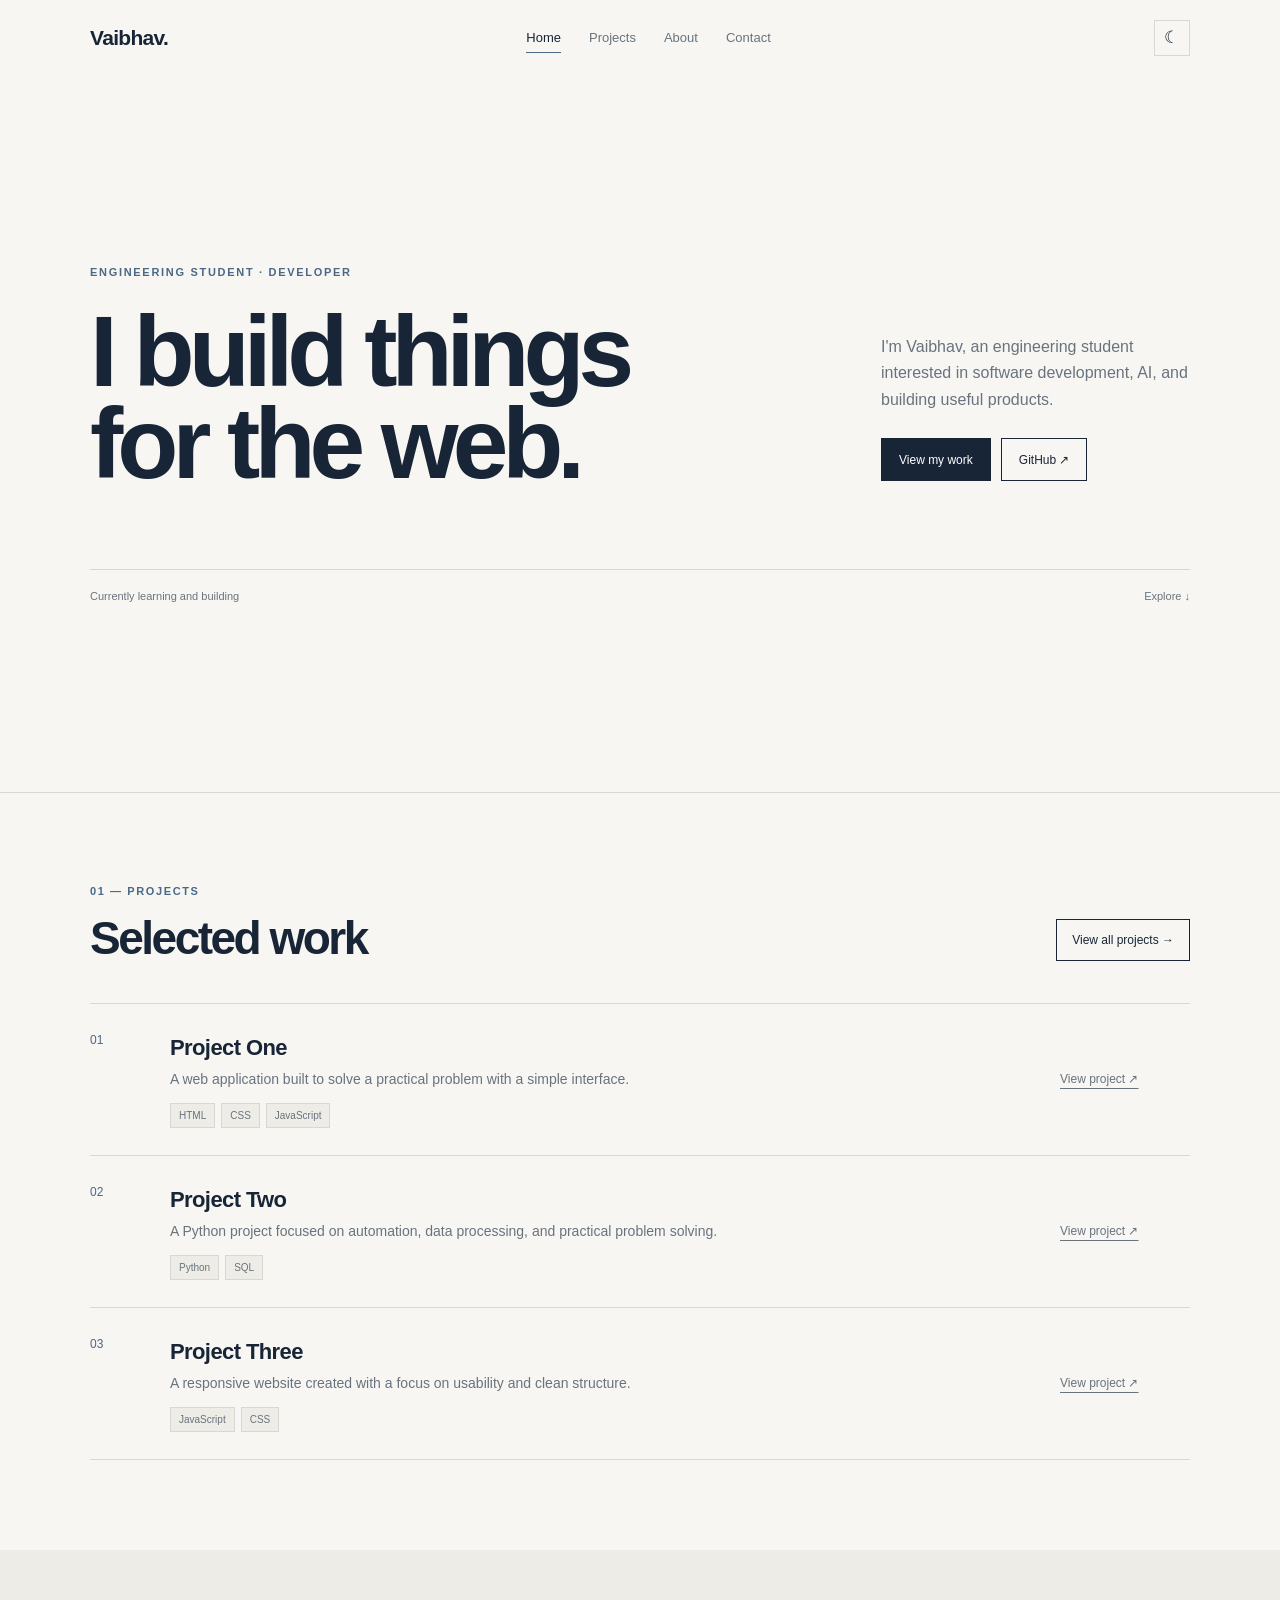
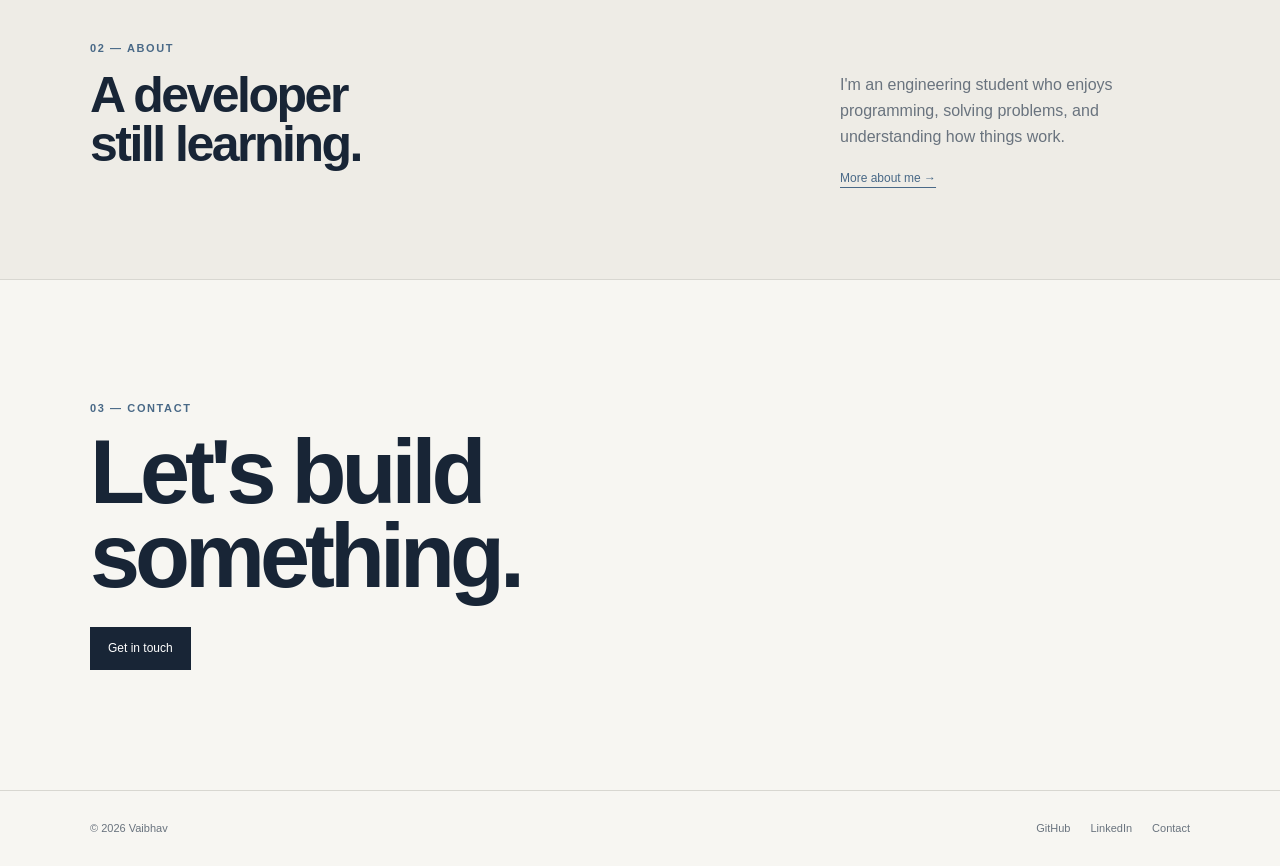
<file: index.html>
<!DOCTYPE html>
<html lang="en">
<head>
    <meta charset="UTF-8">
    <meta name="viewport" content="width=device-width, initial-scale=1.0">

    <meta
        name="description"
        content="Vaibhav — Engineering student and developer."
    >

    <title>Vaibhav — Developer</title>

    <link rel="stylesheet" href="css/style.css">
</head>

<body>

    <!-- NAVBAR -->

    <header class="navbar">

        <div class="nav-container">

            <a href="index.html" class="logo">
                Vaibhav.
            </a>

            <button
                class="menu-button"
                aria-label="Open navigation"
                aria-expanded="false"
            >
                <span></span>
                <span></span>
            </button>

            <nav class="nav-menu">

                <a href="index.html" class="nav-link active">
                    Home
                </a>

                <a href="projects.html" class="nav-link">
                    Projects
                </a>

                <a href="about.html" class="nav-link">
                    About
                </a>

                <a href="contact.html" class="nav-link">
                    Contact
                </a>

            </nav>
            
            <button
                class="theme-button"
                type="button"
                aria-label="Switch to dark mode"
                title="Switch theme"
            >
                <span class="theme-icon">☾</span>
            </button>

        </div>

    </header>


    <main>

        <!-- HERO -->

        <section class="home-hero">

            <div class="container">

                <div class="hero-label">
                    ENGINEERING STUDENT · DEVELOPER
                </div>

                <div class="hero-grid">

                    <div class="hero-title">

                        <h1>
                            I build things
                            <br>
                            for the web.
                        </h1>

                    </div>


                    <div class="hero-info">

                        <p>
                            I'm Vaibhav, an engineering student interested
                            in software development, AI, and building useful
                            products.
                        </p>

                        <div class="hero-buttons">

                            <a
                                href="projects.html"
                                class="button primary"
                            >
                                View my work
                            </a>

                            <a
                                href="https://github.com/vhav-io"
                                target="_blank"
                                rel="noopener noreferrer"
                                class="button secondary"
                            >
                                GitHub ↗
                            </a>

                        </div>

                    </div>

                </div>


                <div class="hero-bottom">

                    <span>
                        Currently learning and building
                    </span>

                    <a href="#featured-projects">
                        Explore ↓
                    </a>

                </div>

            </div>

        </section>


        <!-- FEATURED PROJECTS -->

        <section
            id="featured-projects"
            class="section"
        >

            <div class="container">

                <div class="section-heading-row">

                    <div>

                        <p class="section-label">
                            01 — PROJECTS
                        </p>

                        <h2>
                            Selected work
                        </h2>

                    </div>


                    <a
                        href="projects.html"
                        class="outline-link"
                    >
                        View all projects →
                    </a>

                </div>


                <div class="project-list">


                    <article class="project-row">

                        <div class="project-number">
                            01
                        </div>

                        <div class="project-details">

                            <h3>
                                Project One
                            </h3>

                            <p>
                                A web application built to solve a
                                practical problem with a simple interface.
                            </p>

                            <div class="tags">
                                <span>HTML</span>
                                <span>CSS</span>
                                <span>JavaScript</span>
                            </div>

                        </div>

                        <a
                            href="projects.html#project-one"
                            class="project-arrow"
                        >
                            View project ↗
                        </a>

                    </article>


                    <article class="project-row">

                        <div class="project-number">
                            02
                        </div>

                        <div class="project-details">

                            <h3>
                                Project Two
                            </h3>

                            <p>
                                A Python project focused on automation,
                                data processing, and practical problem solving.
                            </p>

                            <div class="tags">
                                <span>Python</span>
                                <span>SQL</span>
                            </div>

                        </div>

                        <a
                            href="projects.html#project-two"
                            class="project-arrow"
                        >
                            View project ↗
                        </a>

                    </article>


                    <article class="project-row">

                        <div class="project-number">
                            03
                        </div>

                        <div class="project-details">

                            <h3>
                                Project Three
                            </h3>

                            <p>
                                A responsive website created with a focus
                                on usability and clean structure.
                            </p>

                            <div class="tags">
                                <span>JavaScript</span>
                                <span>CSS</span>
                            </div>

                        </div>

                        <a
                            href="projects.html#project-three"
                            class="project-arrow"
                        >
                            View project ↗
                        </a>

                    </article>

                </div>

            </div>

        </section>


        <!-- SMALL ABOUT PREVIEW -->

        <section class="home-about">

            <div class="container">

                <div class="about-preview">

                    <div>

                        <p class="section-label">
                            02 — ABOUT
                        </p>

                        <h2>
                            A developer
                            <br>
                            still learning.
                        </h2>

                    </div>


                    <div class="about-preview-text">

                        <p>
                            I'm an engineering student who enjoys
                            programming, solving problems, and understanding
                            how things work.
                        </p>

                        <a
                            href="about.html"
                            class="text-link"
                        >
                            More about me →
                        </a>

                    </div>

                </div>

            </div>

        </section>


        <!-- CONTACT PREVIEW -->

        <section class="home-contact">

            <div class="container">

                <p class="section-label">
                    03 — CONTACT
                </p>

                <h2>
                    Let's build
                    <br>
                    something.
                </h2>

                <a
                    href="contact.html"
                    class="button primary"
                >
                    Get in touch
                </a>

            </div>

        </section>

    </main>


    <!-- FOOTER -->

    <footer>

        <div class="container footer-inner">

            <span>
                © <span class="year"></span> Vaibhav
            </span>

            <div class="footer-links">

                <a
                    href="https://github.com/"
                    target="_blank"
                >
                    GitHub
                </a>

                <a href="#">
                    LinkedIn
                </a>

                <a href="contact.html">
                    Contact
                </a>

            </div>

        </div>

    </footer>


    <script src="js/script.js"></script>

</body>
</html>
</file>
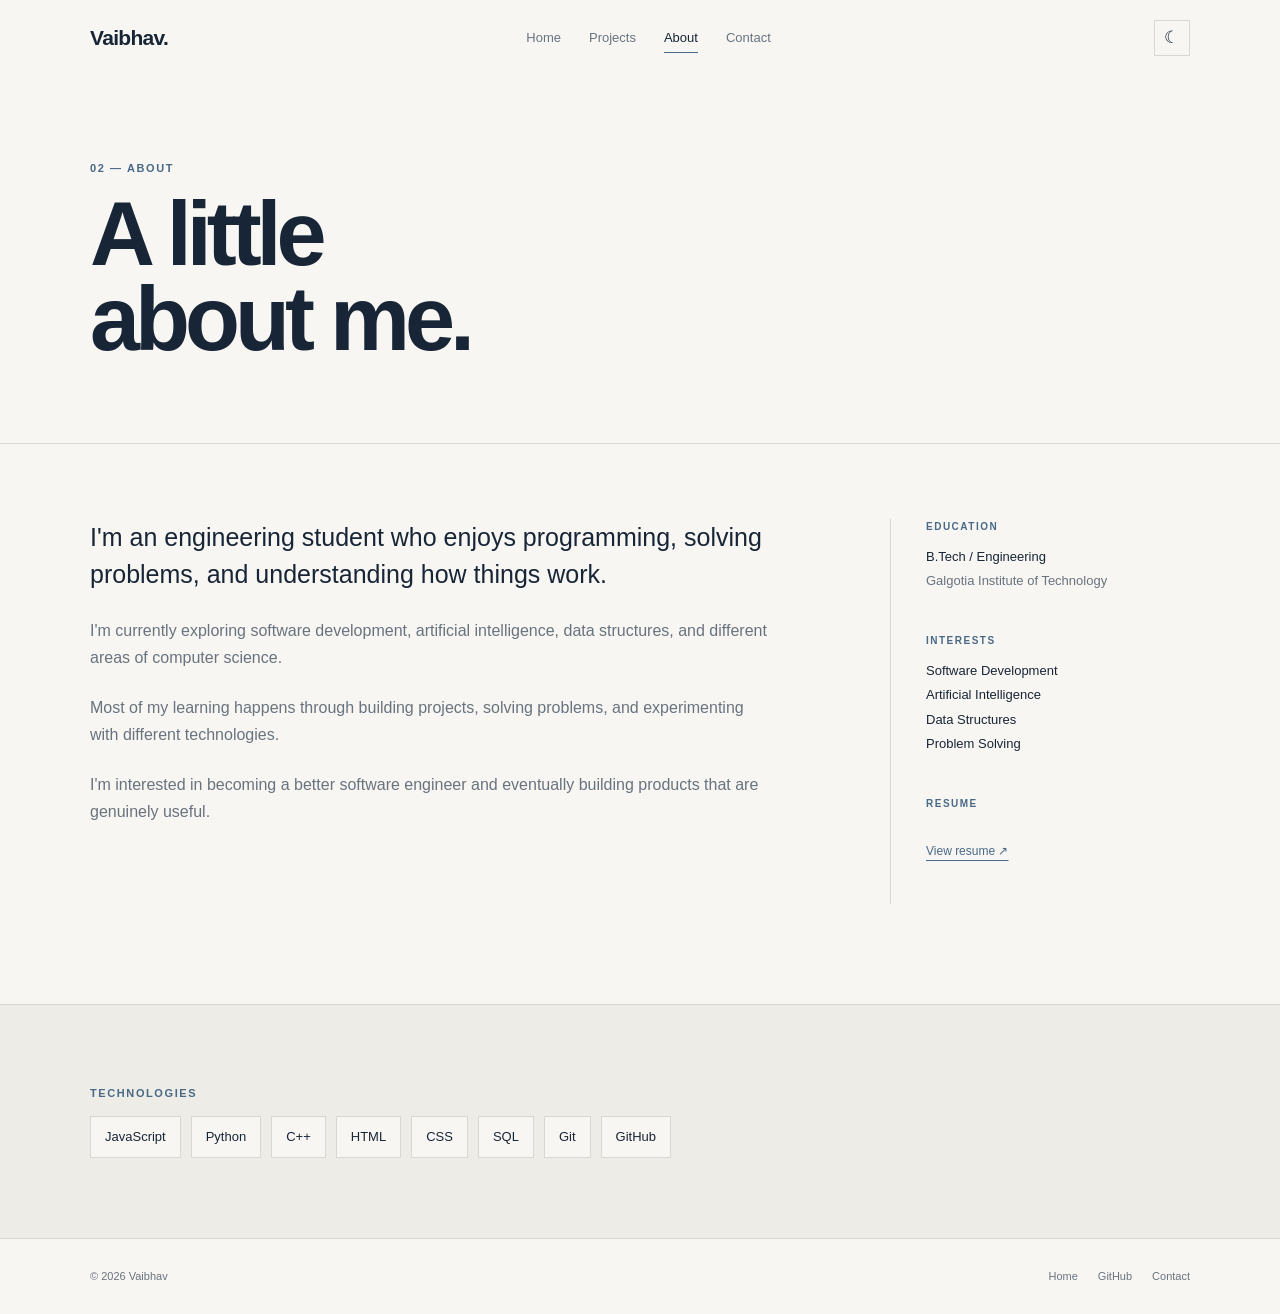
<file: about.html>
<!DOCTYPE html>
<html lang="en">
<head>

    <meta charset="UTF-8">

    <meta
        name="viewport"
        content="width=device-width, initial-scale=1.0"
    >

    <meta
        name="description"
        content="About Vaibhav."
    >

    <title>About — Vaibhav</title>

    <link rel="stylesheet" href="css/style.css">

</head>

<body>


    <!-- NAVBAR -->

    <header class="navbar">

        <div class="nav-container">

            <a href="index.html" class="logo">
                Vaibhav.
            </a>

            <button
                class="menu-button"
                aria-label="Open navigation"
                aria-expanded="false"
            >
                <span></span>
                <span></span>
            </button>

            <nav class="nav-menu">

                <a href="index.html" class="nav-link">
                    Home
                </a>

                <a href="projects.html" class="nav-link">
                    Projects
                </a>

                <a href="about.html" class="nav-link active">
                    About
                </a>

                <a href="contact.html" class="nav-link">
                    Contact
                </a>

            </nav>

            <button
                class="theme-button"
                type="button"
                aria-label="Switch to dark mode"
                title="Switch theme"
            >
                <span class="theme-icon">☾</span>
            </button>

        </div>

    </header>


    <main>


        <!-- PAGE HEADER -->

        <section class="page-header about-header">

            <div class="container">

                <p class="section-label">
                    02 — ABOUT
                </p>

                <h1>
                    A little
                    <br>
                    about me.
                </h1>

            </div>

        </section>


        <!-- ABOUT CONTENT -->

        <section class="about-page">

            <div class="container">

                <div class="about-page-grid">


                    <div class="about-copy">

                        <p class="large-copy">
                            I'm an engineering student who enjoys
                            programming, solving problems, and understanding
                            how things work.
                        </p>

                        <p>
                            I'm currently exploring software development,
                            artificial intelligence, data structures,
                            and different areas of computer science.
                        </p>

                        <p>
                            Most of my learning happens through building
                            projects, solving problems, and experimenting
                            with different technologies.
                        </p>

                        <p>
                            I'm interested in becoming a better software
                            engineer and eventually building products that
                            are genuinely useful.
                        </p>

                    </div>


                    <aside class="about-side">

                        <div class="side-block">

                            <p class="side-title">
                                EDUCATION
                            </p>

                            <p>
                                B.Tech / Engineering
                            </p>

                            <p class="muted">
                                Galgotia Institute of Technology
                            </p>

                        </div>


                        <div class="side-block">

                            <p class="side-title">
                                INTERESTS
                            </p>

                            <p>
                                Software Development
                            </p>

                            <p>
                                Artificial Intelligence
                            </p>

                            <p>
                                Data Structures
                            </p>

                            <p>
                                Problem Solving
                            </p>

                        </div>


                        <div class="side-block">

                            <p class="side-title">
                                RESUME
                            </p>

                            <a
                                href="#"
                                class="text-link"
                            >
                                View resume ↗
                            </a>

                        </div>

                    </aside>

                </div>

            </div>

        </section>


        <!-- SKILLS -->

        <section class="skills-section">

            <div class="container">

                <p class="section-label">
                    TECHNOLOGIES
                </p>

                <div class="big-skills">

                    <span>JavaScript</span>
                    <span>Python</span>
                    <span>C++</span>
                    <span>HTML</span>
                    <span>CSS</span>
                    <span>SQL</span>
                    <span>Git</span>
                    <span>GitHub</span>

                </div>

            </div>

        </section>

    </main>


    <!-- FOOTER -->

    <footer>

        <div class="container footer-inner">

            <span>
                © <span class="year"></span> Vaibhav
            </span>

            <div class="footer-links">

                <a href="index.html">
                    Home
                </a>

                <a href="https://github.com/" target="_blank">
                    GitHub
                </a>

                <a href="contact.html">
                    Contact
                </a>

            </div>

        </div>

    </footer>


    <script src="js/script.js"></script>

</body>
</html>
</file>
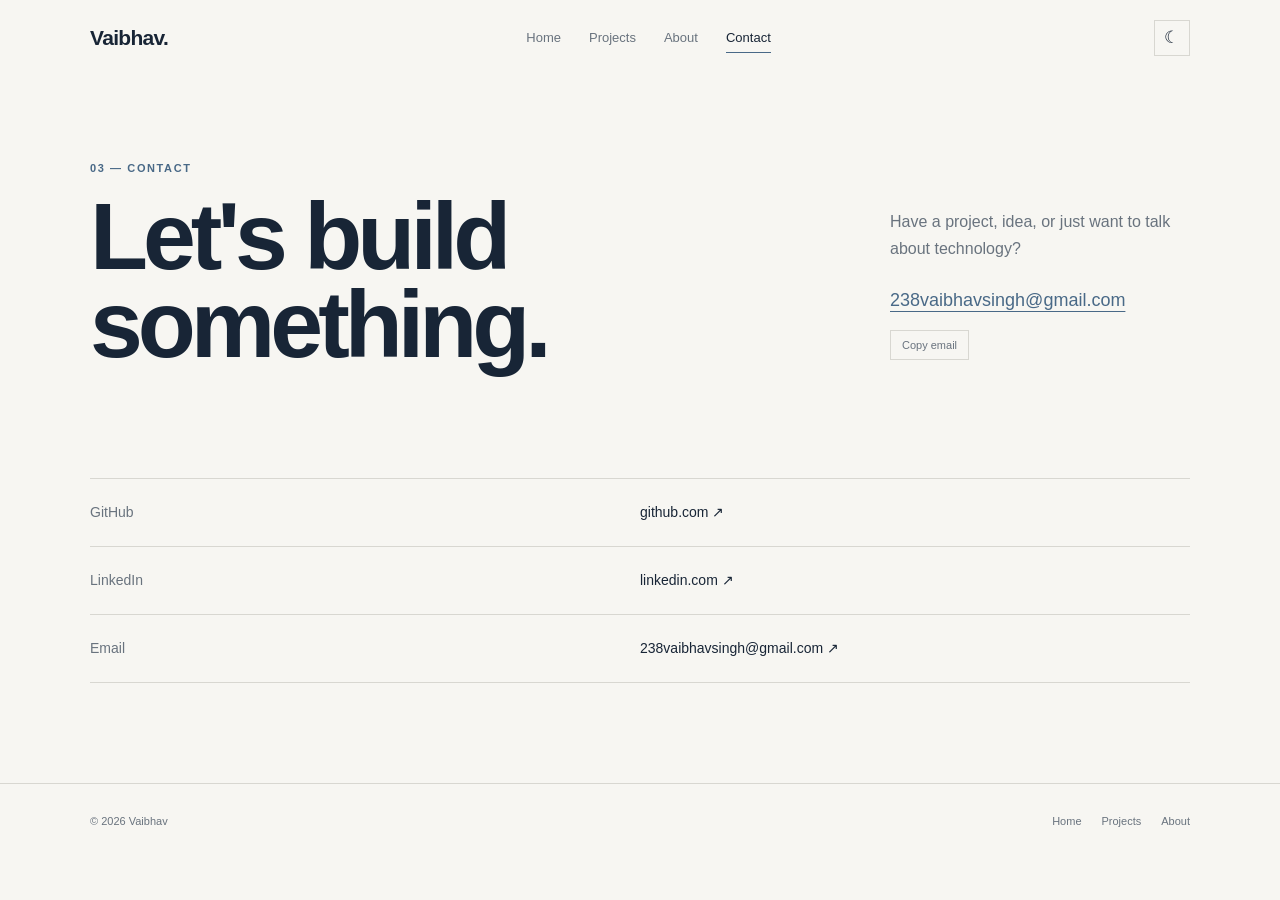
<file: contact.html>
<!DOCTYPE html>
<html lang="en">
<head>

    <meta charset="UTF-8">

    <meta
        name="viewport"
        content="width=device-width, initial-scale=1.0"
    >

    <meta
        name="description"
        content="Contact Vaibhav."
    >

    <title>Contact — Vaibhav</title>

    <link rel="stylesheet" href="css/style.css">

</head>

<body>


    <!-- NAVBAR -->

    <header class="navbar">

        <div class="nav-container">

            <a href="index.html" class="logo">
                Vaibhav.
            </a>

            <button
                class="menu-button"
                aria-label="Open navigation"
                aria-expanded="false"
            >
                <span></span>
                <span></span>
            </button>

            <nav class="nav-menu">

                <a href="index.html" class="nav-link">
                    Home
                </a>

                <a href="projects.html" class="nav-link">
                    Projects
                </a>

                <a href="about.html" class="nav-link">
                    About
                </a>

                <a href="contact.html" class="nav-link active">
                    Contact
                </a>

            </nav>


            <button
                class="theme-button"
                type="button"
                aria-label="Switch to dark mode"
                title="Switch theme"
            >
                <span class="theme-icon">☾</span>
            </button>


        </div>

    </header>


    <main>


        <!-- CONTACT HEADER -->

        <section class="contact-page">

            <div class="container">

                <p class="section-label">
                    03 — CONTACT
                </p>

                <div class="contact-page-grid">

                    <div>

                        <h1>
                            Let's build
                            <br>
                            something.
                        </h1>

                    </div>


                    <div class="contact-info">

                        <p>
                            Have a project, idea, or just want to
                            talk about technology?
                        </p>

                        <a
                            href="mailto:238vaibhavsingh@gmail.com"
                            class="contact-email"
                        >
                            238vaibhavsingh@gmail.com
                        </a>

                        <button
                            class="copy-button"
                            type="button"
                        >
                            Copy email
                        </button>

                    </div>

                </div>

            </div>

        </section>


        <!-- SOCIAL LINKS -->

        <section class="contact-links-section">

            <div class="container">

                <div class="contact-link-row">

                    <span>
                        GitHub
                    </span>

                    <a
                        href="https://github.com/vhav-io"
                        target="_blank"
                    >
                        github.com ↗
                    </a>

                </div>


                <div class="contact-link-row">

                    <span>
                        LinkedIn
                    </span>

                    <a href="https://www.linkedin.com/in/vaibhav-singh-20463540a/">
                        linkedin.com ↗
                    </a>

                </div>


                <div class="contact-link-row">

                    <span>
                        Email
                    </span>

                    <a href="mailto:238vaibhavsingh@gmail.com">
                        238vaibhavsingh@gmail.com ↗
                    </a>

                </div>

            </div>

        </section>

    </main>


    <!-- FOOTER -->

    <footer>

        <div class="container footer-inner">

            <span>
                © <span class="year"></span> Vaibhav
            </span>

            <div class="footer-links">

                <a href="index.html">
                    Home
                </a>

                <a href="projects.html">
                    Projects
                </a>

                <a href="about.html">
                    About
                </a>

            </div>

        </div>

    </footer>


    <script src="js/script.js"></script>

</body>
</html>
</file>
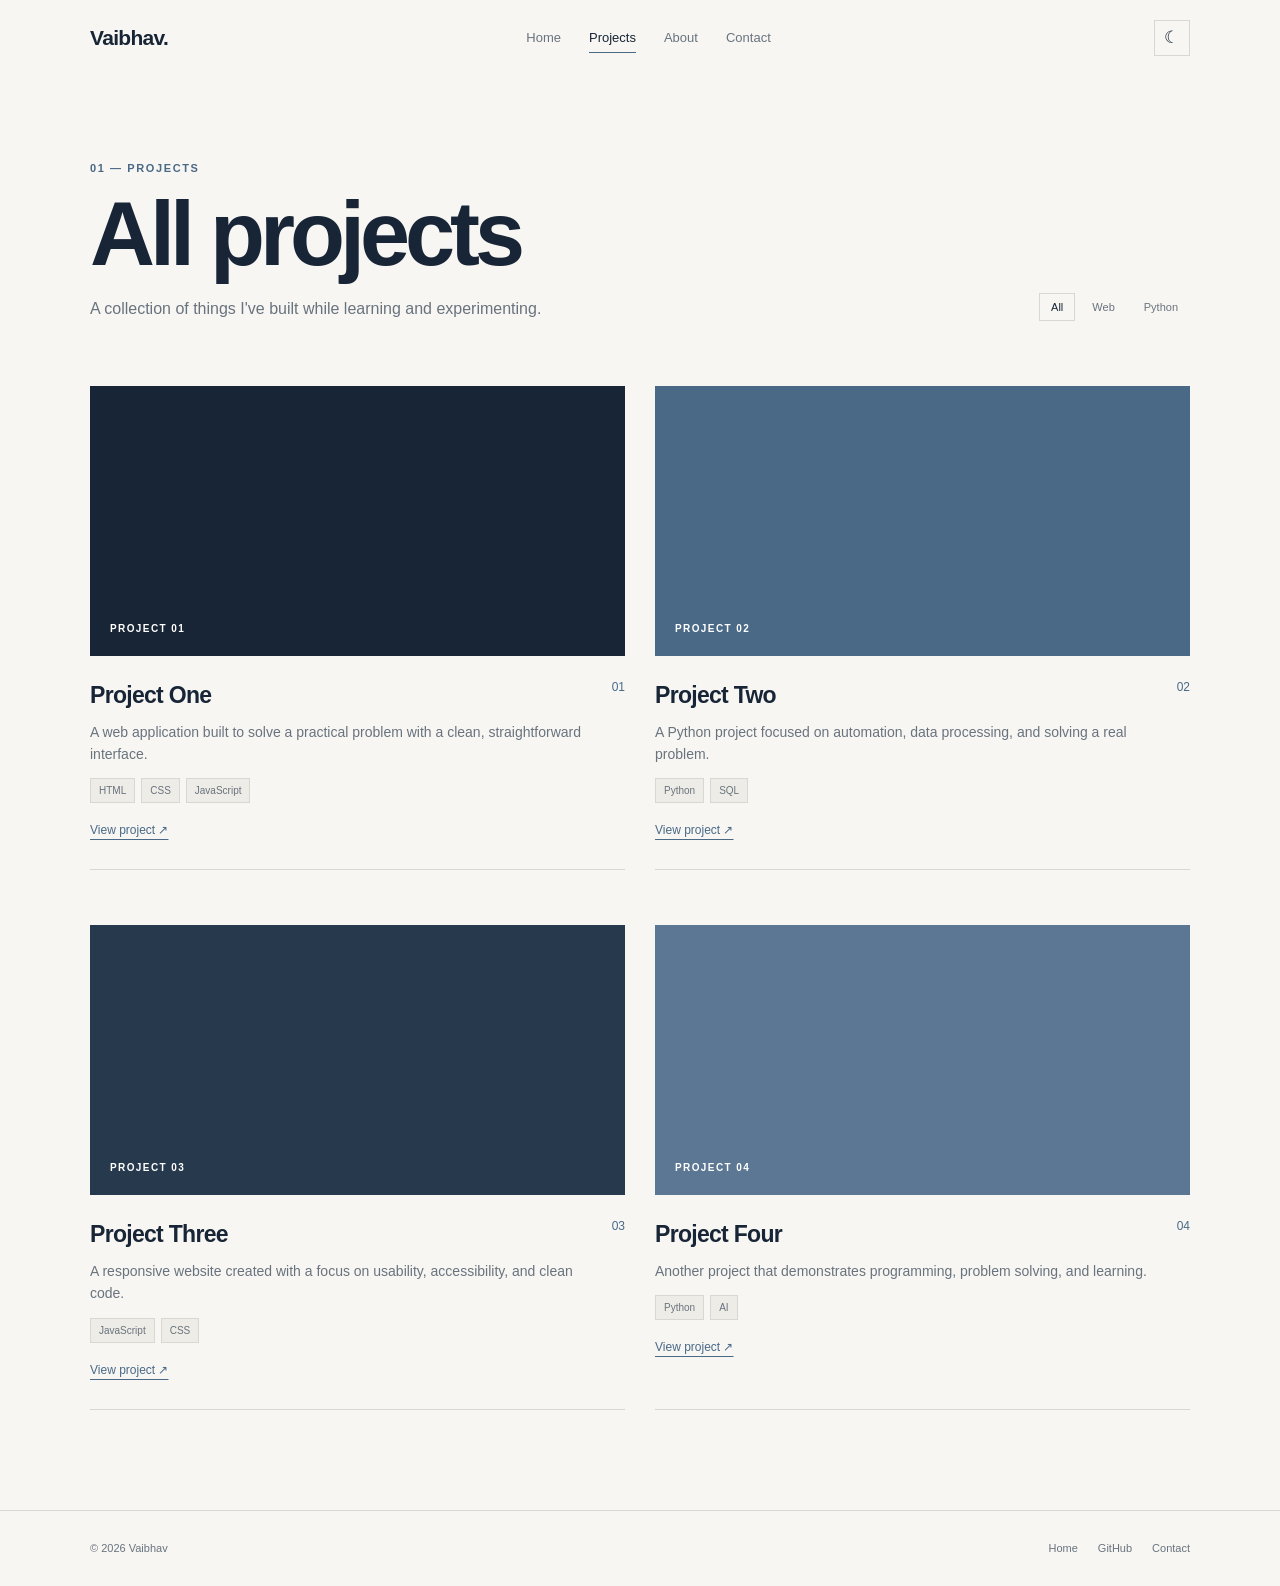
<file: projects.html>
<!DOCTYPE html>
<html lang="en">
<head>
    <meta charset="UTF-8">
    <meta name="viewport" content="width=device-width, initial-scale=1.0">

    <meta
        name="description"
        content="Vaibhav's projects."
    >

    <title>Projects — Vaibhav</title>

    <link rel="stylesheet" href="css/style.css">
</head>

<body>

    <!-- NAVBAR -->

    <header class="navbar">

        <div class="nav-container">

            <a href="index.html" class="logo">
                Vaibhav.
            </a>

            <button
                class="menu-button"
                aria-label="Open navigation"
                aria-expanded="false"
            >
                <span></span>
                <span></span>
            </button>

            <nav class="nav-menu">

                <a href="index.html" class="nav-link">
                    Home
                </a>

                <a href="projects.html" class="nav-link active">
                    Projects
                </a>

                <a href="about.html" class="nav-link">
                    About
                </a>

                <a href="contact.html" class="nav-link">
                    Contact
                </a>

            </nav>

            <button
                class="theme-button"
                type="button"
                aria-label="Switch to dark mode"
                title="Switch theme"
            >
                <span class="theme-icon">☾</span>
            </button>

        </div>

    </header>


    <main>

        <section class="page-header">

            <div class="container">

                <p class="section-label">
                    01 — PROJECTS
                </p>

                <div class="page-header-row">

                    <div>

                        <h1>
                            All projects
                        </h1>

                        <p>
                            A collection of things I've built while
                            learning and experimenting.
                        </p>

                    </div>


                    <div class="filters">

                        <button
                            class="filter active"
                            data-filter="all"
                        >
                            All
                        </button>

                        <button
                            class="filter"
                            data-filter="web"
                        >
                            Web
                        </button>

                        <button
                            class="filter"
                            data-filter="python"
                        >
                            Python
                        </button>

                    </div>

                </div>

            </div>

        </section>


        <!-- PROJECT GRID -->

        <section class="all-projects">

            <div class="container">

                <div class="project-grid">


                    <!-- PROJECT ONE -->

                    <article
                        id="project-one"
                        class="project-card"
                        data-category="web"
                    >

                        <div class="project-image image-one">
                            <span>PROJECT 01</span>
                        </div>

                        <div class="project-card-content">

                            <div class="project-card-top">

                                <h2>
                                    Project One
                                </h2>

                                <span>
                                    01
                                </span>

                            </div>

                            <p>
                                A web application built to solve a
                                practical problem with a clean,
                                straightforward interface.
                            </p>

                            <div class="tags">

                                <span>HTML</span>
                                <span>CSS</span>
                                <span>JavaScript</span>

                            </div>

                            <a
                                href="#"
                                class="text-link"
                            >
                                View project ↗
                            </a>

                        </div>

                    </article>


                    <!-- PROJECT TWO -->

                    <article
                        id="project-two"
                        class="project-card"
                        data-category="python"
                    >

                        <div class="project-image image-two">
                            <span>PROJECT 02</span>
                        </div>

                        <div class="project-card-content">

                            <div class="project-card-top">

                                <h2>
                                    Project Two
                                </h2>

                                <span>
                                    02
                                </span>

                            </div>

                            <p>
                                A Python project focused on automation,
                                data processing, and solving a real problem.
                            </p>

                            <div class="tags">

                                <span>Python</span>
                                <span>SQL</span>

                            </div>

                            <a
                                href="#"
                                class="text-link"
                            >
                                View project ↗
                            </a>

                        </div>

                    </article>


                    <!-- PROJECT THREE -->

                    <article
                        id="project-three"
                        class="project-card"
                        data-category="web"
                    >

                        <div class="project-image image-three">
                            <span>PROJECT 03</span>
                        </div>

                        <div class="project-card-content">

                            <div class="project-card-top">

                                <h2>
                                    Project Three
                                </h2>

                                <span>
                                    03
                                </span>

                            </div>

                            <p>
                                A responsive website created with a focus
                                on usability, accessibility, and clean code.
                            </p>

                            <div class="tags">

                                <span>JavaScript</span>
                                <span>CSS</span>

                            </div>

                            <a
                                href="#"
                                class="text-link"
                            >
                                View project ↗
                            </a>

                        </div>

                    </article>


                    <!-- PROJECT FOUR -->

                    <article
                        class="project-card"
                        data-category="python"
                    >

                        <div class="project-image image-four">
                            <span>PROJECT 04</span>
                        </div>

                        <div class="project-card-content">

                            <div class="project-card-top">

                                <h2>
                                    Project Four
                                </h2>

                                <span>
                                    04
                                </span>

                            </div>

                            <p>
                                Another project that demonstrates
                                programming, problem solving, and learning.
                            </p>

                            <div class="tags">

                                <span>Python</span>
                                <span>AI</span>

                            </div>

                            <a
                                href="#"
                                class="text-link"
                            >
                                View project ↗
                            </a>

                        </div>

                    </article>

                </div>

            </div>

        </section>

    </main>


    <!-- FOOTER -->

    <footer>

        <div class="container footer-inner">

            <span>
                © <span class="year"></span> Vaibhav
            </span>

            <div class="footer-links">

                <a href="index.html">
                    Home
                </a>

                <a href="https://github.com/" target="_blank">
                    GitHub
                </a>

                <a href="contact.html">
                    Contact
                </a>

            </div>

        </div>

    </footer>


    <script src="js/script.js"></script>

</body>
</html>
</file>
<file: css/style.css>
/* =====================================================
   VAIBHAV PORTFOLIO
===================================================== */


/* =====================================================
   COLORS
===================================================== */

:root {

    --bg: #f7f6f2;

    --navy: #182536;

    --blue: #496987;

    --muted: #69737e;

    --line: #d8d7d1;

    --soft: #eeece6;

    --white: #ffffff;

    --container: 1100px;
}


/* =====================================================
   DARK MODE COLORS
===================================================== */

body.dark-mode {

    --bg: #171717;

    --navy: #d8d8d4;

    --blue: #8295a8;

    --muted: #949494;

    --line: #2b2b2b;

    --soft: #202020;

    --white: #171717;
}


/* =====================================================
   RESET
===================================================== */

* {
    margin: 0;
    padding: 0;

    box-sizing: border-box;
}


html {
    scroll-behavior: smooth;

    scroll-padding-top: 85px;
}


body {
    background: var(--bg);

    color: var(--navy);

    font-family:
        Arial,
        Helvetica,
        sans-serif;

    line-height: 1.5;

    overflow-x: hidden;
}


body.menu-open {
    overflow: hidden;
}


a {
    color: inherit;

    text-decoration: none;
}


button {
    font-family: inherit;
}


/* =====================================================
   CONTAINER
===================================================== */

.container {
    width: min(
        var(--container),
        90%
    );

    margin: 0 auto;
}


/* =====================================================
   NAVBAR
===================================================== */

.navbar {
    position: fixed;

    top: 0;
    left: 0;

    width: 100%;

    height: 76px;

    background: var(--bg);

    border-bottom:
        1px solid transparent;

    z-index: 100;

    transition:
        height 0.2s ease,
        border-color 0.2s ease;
}


.navbar.scrolled {
    height: 68px;

    border-color: var(--line);
}


.nav-container {
    width: min(
        var(--container),
        90%
    );

    height: 100%;

    margin: auto;

    display: flex;

    align-items: center;

    justify-content: space-between;
}


.logo {
    font-size: 21px;

    font-weight: 700;

    letter-spacing: -0.7px;
}


.logo:hover {
    color: var(--blue);
}


.nav-menu {
    display: flex;

    align-items: center;

    gap: 28px;
}


.nav-link {
    position: relative;

    color: var(--muted);

    font-size: 13px;

    transition:
        color 0.2s ease;
}


.nav-link:hover,
.nav-link.active {
    color: var(--navy);
}


.nav-link::after {
    content: "";

    position: absolute;

    left: 0;
    bottom: -6px;

    width: 0;
    height: 1px;

    background: var(--blue);

    transition:
        width 0.2s ease;
}


.nav-link.active::after {
    width: 100%;
}


/* =====================================================
   MOBILE MENU
===================================================== */

.menu-button {
    display: none;

    width: 40px;
    height: 40px;

    border: none;

    background: transparent;

    cursor: pointer;

    position: relative;

    z-index: 200;
}


.menu-button span {
    position: absolute;

    left: 10px;

    width: 20px;
    height: 1px;

    background: var(--navy);

    transition:
        transform 0.2s ease;
}


.menu-button span:first-child {
    top: 16px;
}


.menu-button span:last-child {
    top: 23px;
}


.menu-button.open span:first-child {
    transform:
        translateY(3.5px)
        rotate(45deg);
}


.menu-button.open span:last-child {
    transform:
        translateY(-3.5px)
        rotate(-45deg);
}


/* =====================================================
   HOME HERO
===================================================== */

.home-hero {
    min-height: 88vh;

    padding-top: 76px;

    display: flex;

    align-items: center;
}


.hero-label {
    margin-bottom: 25px;

    color: var(--blue);

    font-size: 11px;

    font-weight: 700;

    letter-spacing: 1.7px;
}


.hero-grid {
    display: grid;

    grid-template-columns:
        minmax(0, 1.4fr)
        minmax(260px, 0.6fr);

    gap: 70px;

    align-items: end;
}


.hero-title h1 {
    font-size:
        clamp(58px, 8vw, 100px);

    line-height: 0.92;

    letter-spacing: -6px;

    font-weight: 700;
}


.hero-info {
    padding-bottom: 8px;
}


.hero-info p {
    max-width: 430px;

    color: var(--muted);

    font-size: 16px;

    line-height: 1.65;
}


.hero-buttons {
    display: flex;

    gap: 10px;

    margin-top: 25px;
}


.button {
    display: inline-flex;

    align-items: center;

    justify-content: center;

    min-height: 43px;

    padding: 0 17px;

    border: 1px solid var(--navy);

    font-size: 12px;

    transition:
        background 0.2s ease,
        color 0.2s ease,
        transform 0.2s ease;
}


.button:hover {
    transform: translateY(-2px);
}


.button.primary {
    background: var(--navy);

    color: var(--white);
}


.button.primary:hover {
    background: var(--blue);

    border-color: var(--blue);
}


.button.secondary {
    background: transparent;
}


.button.secondary:hover {
    background: var(--soft);
}


.hero-bottom {
    margin-top: 80px;

    padding-top: 18px;

    border-top: 1px solid var(--line);

    display: flex;

    justify-content: space-between;

    color: var(--muted);

    font-size: 11px;
}


.hero-bottom a:hover {
    color: var(--blue);
}


/* =====================================================
   SECTIONS
===================================================== */

.section {
    padding: 90px 0;

    border-top: 1px solid var(--line);
}


.section-heading-row {
    display: flex;

    align-items: flex-end;

    justify-content: space-between;
}


.section-label {
    margin-bottom: 15px;

    color: var(--blue);

    font-size: 11px;

    font-weight: 700;

    letter-spacing: 1.6px;
}


.section h2 {
    font-size: 46px;

    line-height: 1;

    letter-spacing: -2.5px;
}


/* =====================================================
   LINKS
===================================================== */

.outline-link {
    padding: 11px 15px;

    border: 1px solid var(--navy);

    font-size: 12px;

    transition:
        background 0.2s ease,
        color 0.2s ease;
}


.outline-link:hover {
    background: var(--navy);

    color: var(--white);
}


.text-link {
    display: inline-block;

    margin-top: 18px;

    color: var(--blue);

    font-size: 12px;

    text-decoration: underline;

    text-underline-offset: 5px;
}


.text-link:hover {
    color: var(--navy);
}


/* =====================================================
   PROJECT LIST
===================================================== */

.project-list {
    margin-top: 42px;
}


.project-row {
    display: grid;

    grid-template-columns:
        55px
        minmax(0, 1fr)
        130px;

    gap: 25px;

    padding: 27px 0;

    border-top: 1px solid var(--line);

    transition:
        padding-left 0.2s ease;
}


.project-row:last-child {
    border-bottom: 1px solid var(--line);
}


.project-row:hover {
    padding-left: 7px;
}


.project-number {
    color: var(--blue);

    font-size: 12px;
}


.project-details h3 {
    margin-bottom: 5px;

    font-size: 22px;

    letter-spacing: -0.6px;
}


.project-details p {
    max-width: 620px;

    color: var(--muted);

    font-size: 14px;
}


.tags {
    display: flex;

    flex-wrap: wrap;

    gap: 6px;

    margin-top: 13px;
}


.tags span {
    padding: 4px 8px;

    border: 1px solid var(--line);

    background: var(--soft);

    color: var(--muted);

    font-size: 10px;
}


.project-arrow {
    align-self: center;

    color: var(--muted);

    font-size: 12px;

    text-decoration: underline;

    text-underline-offset: 5px;

    white-space: nowrap;
}


.project-arrow:hover {
    color: var(--blue);
}


/* =====================================================
   HOME ABOUT
===================================================== */

.home-about {
    padding: 90px 0;

    background: var(--soft);
}


.about-preview {
    display: grid;

    grid-template-columns:
        1.3fr
        0.7fr;

    gap: 100px;
}


.about-preview h2 {
    font-size: 50px;

    line-height: 0.98;

    letter-spacing: -2.5px;
}


.about-preview-text {
    padding-top: 32px;
}


.about-preview-text p {
    color: var(--muted);

    font-size: 16px;

    line-height: 1.65;
}


/* =====================================================
   HOME CONTACT
===================================================== */

.home-contact {
    padding: 120px 0;

    border-top: 1px solid var(--line);
}


.home-contact h2 {
    font-size:
        clamp(55px, 8vw, 90px);

    line-height: 0.93;

    letter-spacing: -5px;
}


.home-contact .button {
    margin-top: 28px;
}


/* =====================================================
   FOOTER
===================================================== */

footer {
    border-top: 1px solid var(--line);
}


.footer-inner {
    min-height: 75px;

    display: flex;

    align-items: center;

    justify-content: space-between;

    color: var(--muted);

    font-size: 11px;
}


.footer-links {
    display: flex;

    gap: 20px;
}


.footer-links a:hover {
    color: var(--blue);
}


/* =====================================================
   PAGE HEADER
===================================================== */

.page-header {
    padding-top: 160px;

    padding-bottom: 65px;
}


.page-header h1 {
    font-size:
        clamp(55px, 8vw, 90px);

    line-height: 0.95;

    letter-spacing: -5px;
}


.page-header-row {
    display: flex;

    align-items: flex-end;

    justify-content: space-between;

    gap: 50px;
}


.page-header-row > div:first-child {
    max-width: 650px;
}


.page-header-row p:not(.section-label) {
    margin-top: 20px;

    color: var(--muted);

    font-size: 16px;
}


/* =====================================================
   PROJECT PAGE
===================================================== */

.all-projects {
    padding-bottom: 100px;
}


.filters {
    display: flex;

    gap: 5px;
}


.filter {
    padding: 7px 11px;

    border: 1px solid transparent;

    background: transparent;

    color: var(--muted);

    font-size: 11px;

    cursor: pointer;
}


.filter:hover,
.filter.active {
    border-color: var(--line);

    color: var(--navy);
}


.project-grid {
    display: grid;

    grid-template-columns:
        repeat(2, 1fr);

    gap: 55px 30px;
}


/* Project card */

.project-card {
    border-bottom: 1px solid var(--line);

    padding-bottom: 28px;
}


/* Project image */

.project-image {
    height: 270px;

    display: flex;

    align-items: flex-end;

    padding: 20px;

    margin-bottom: 22px;

    color: var(--white);

    font-size: 10px;

    font-weight: 700;

    letter-spacing: 1.4px;
}


/*
   These are deliberately simple color blocks.
   Replace them later with actual project screenshots.
*/

.image-one {
    background: var(--navy);
}


.image-two {
    background: var(--blue);
}


.image-three {
    background: #26394d;
}


.image-four {
    background: #5b7793;
}


.project-card-top {
    display: flex;

    justify-content: space-between;

    gap: 20px;
}


.project-card-top h2 {
    font-size: 23px;

    letter-spacing: -0.7px;
}


.project-card-top > span {
    color: var(--blue);

    font-size: 12px;
}


.project-card-content > p {
    max-width: 500px;

    margin-top: 8px;

    color: var(--muted);

    font-size: 14px;

    line-height: 1.6;
}


.project-card.hidden {
    display: none;
}


/* =====================================================
   ABOUT PAGE
===================================================== */

.about-header {
    padding-bottom: 80px;
}


.about-page {
    padding: 0 0 100px;

    border-top: 1px solid var(--line);
}


.about-page-grid {
    display: grid;

    grid-template-columns:
        1.4fr
        0.6fr;

    gap: 100px;

    padding-top: 75px;
}


.about-copy {
    max-width: 680px;
}


.about-copy p {
    margin-bottom: 23px;

    color: var(--muted);

    font-size: 16px;

    line-height: 1.7;
}


.about-copy .large-copy {
    color: var(--navy);

    font-size: 25px;

    line-height: 1.5;
}


.about-side {
    border-left: 1px solid var(--line);

    padding-left: 35px;
}


.side-block {
    margin-bottom: 42px;
}


.side-title {
    margin-bottom: 13px;

    color: var(--blue);

    font-size: 10px !important;

    font-weight: 700;

    letter-spacing: 1.5px;
}


.side-block p:not(.side-title) {
    margin-bottom: 5px;

    font-size: 13px;

    color: var(--navy);
}


.side-block .muted {
    color: var(--muted) !important;
}


/* Skills */

.skills-section {
    padding: 80px 0;

    background: var(--soft);

    border-top: 1px solid var(--line);
}


.big-skills {
    display: flex;

    flex-wrap: wrap;

    gap: 10px;
}


.big-skills span {
    padding: 10px 14px;

    border: 1px solid var(--line);

    background: var(--bg);

    font-size: 13px;
}


/* =====================================================
   CONTACT PAGE
===================================================== */

.contact-page {
    padding-top: 160px;

    padding-bottom: 110px;
}


.contact-page-grid {
    display: grid;

    grid-template-columns:
        1.4fr
        0.6fr;

    gap: 100px;

    align-items: end;
}


.contact-page h1 {
    font-size:
        clamp(58px, 8vw, 95px);

    line-height: 0.93;

    letter-spacing: -5px;
}


.contact-info {
    padding-bottom: 8px;
}


.contact-info > p {
    max-width: 380px;

    color: var(--muted);

    font-size: 16px;

    line-height: 1.65;
}


.contact-email {
    display: block;

    margin-top: 25px;

    color: var(--blue);

    font-size: 18px;

    text-decoration: underline;

    text-underline-offset: 5px;
}


.copy-button {
    margin-top: 16px;

    padding: 8px 11px;

    border: 1px solid var(--line);

    background: transparent;

    color: var(--muted);

    font-size: 11px;

    cursor: pointer;
}


.copy-button:hover {
    background: var(--soft);

    color: var(--navy);
}


.copy-button.copied {
    color: var(--blue);
}


/* Contact links */

.contact-links-section {
    padding-bottom: 100px;
}


.contact-link-row {
    display: grid;

    grid-template-columns:
        1fr
        1fr;

    padding: 23px 0;

    border-top: 1px solid var(--line);

    font-size: 14px;
}


.contact-link-row:last-child {
    border-bottom: 1px solid var(--line);
}


.contact-link-row span {
    color: var(--muted);
}


.contact-link-row a:hover {
    color: var(--blue);
}


/* =====================================================
   RESPONSIVE
===================================================== */

@media (max-width: 850px) {

    .hero-grid {
        grid-template-columns: 1fr;

        gap: 35px;
    }


    .about-preview,
    .about-page-grid,
    .contact-page-grid {
        grid-template-columns: 1fr;

        gap: 50px;
    }


    .about-side {
        padding-left: 0;

        padding-top: 35px;

        border-left: none;

        border-top: 1px solid var(--line);
    }


    .project-grid {
        grid-template-columns: 1fr;

        gap: 45px;
    }

}


/* =====================================================
   MOBILE
===================================================== */

@media (max-width: 700px) {

    .theme-button {
    margin-left: auto;

    margin-right: 45px;

    width: 34px;
    height: 34px;
}

    .navbar {
        height: 68px;
    }


    .nav-container {
        width: 90%;
    }


    /* Mobile menu */

    .menu-button {
        display: block;
    }


    .nav-menu {
        position: fixed;

        inset: 0;

        width: 100%;
        height: 100vh;

        background: var(--bg);

        display: flex;

        flex-direction: column;

        align-items: center;

        justify-content: center;

        gap: 25px;

        opacity: 0;

        pointer-events: none;

        transition:
            opacity 0.2s ease;
    }


    .nav-menu.open {
        opacity: 1;

        pointer-events: auto;
    }


    .nav-link {
        font-size: 21px;
    }


    .nav-link::after {
        display: none;
    }


    /* Hero */

    .home-hero {
        min-height: auto;

        padding-top: 145px;

        padding-bottom: 65px;
    }


    .hero-label {
        font-size: 10px;

        line-height: 1.5;
    }


    .hero-title h1 {
        font-size:
            clamp(49px, 14vw, 73px);

        letter-spacing: -4px;
    }


    .hero-info p {
        font-size: 15px;
    }


    .hero-bottom {
        margin-top: 55px;
    }


    /* Sections */

    .section {
        padding: 75px 0;
    }


    .section-heading-row {
        display: block;
    }


    .section h2 {
        font-size: 38px;
    }


    .outline-link {
        display: inline-block;

        margin-top: 25px;
    }


    /* Projects */

    .project-list {
        margin-top: 30px;
    }


    .project-row {
        grid-template-columns:
            32px
            minmax(0, 1fr);

        gap: 13px;

        padding: 24px 0;
    }


    .project-row:hover {
        padding-left: 0;
    }


    .project-arrow {
        grid-column: 2;

        justify-self: start;

        margin-top: 3px;
    }


    /* Home about */

    .home-about {
        padding: 75px 0;
    }


    .about-preview h2 {
        font-size: 40px;
    }


    /* Contact */

    .home-contact {
        padding: 90px 0;
    }


    .home-contact h2 {
        font-size:
            clamp(52px, 14vw, 73px);

        letter-spacing: -4px;
    }


    /* Page header */

    .page-header {
        padding-top: 135px;

        padding-bottom: 55px;
    }


    .page-header h1 {
        font-size:
            clamp(52px, 14vw, 72px);

        letter-spacing: -4px;
    }


    .page-header-row {
        display: block;
    }


    .filters {
        margin-top: 28px;
    }


    /* Project page */

    .project-image {
        height: 210px;
    }


    /* About */

    .about-header {
        padding-bottom: 65px;
    }


    .about-page-grid {
        padding-top: 55px;
    }


    .about-copy .large-copy {
        font-size: 21px;
    }


    /* Contact */

    .contact-page {
        padding-top: 135px;

        padding-bottom: 80px;
    }


    .contact-page h1 {
        font-size:
            clamp(52px, 14vw, 73px);

        letter-spacing: -4px;
    }


    .contact-link-row {
        grid-template-columns: 1fr;

        gap: 6px;
    }


    /* Footer */

    .footer-inner {
        min-height: 100px;

        flex-direction: column;

        align-items: flex-start;

        justify-content: center;

        gap: 15px;
    }

}


/* =====================================================
   REDUCED MOTION
===================================================== */

@media (prefers-reduced-motion: reduce) {

    html {
        scroll-behavior: auto;
    }


    *,
    *::before,
    *::after {
        transition: none !important;
    }

}

/* =====================================================
   THEME BUTTON
===================================================== */

.theme-button {
    width: 36px;
    height: 36px;

    margin-left: 25px;

    display: flex;
    align-items: center;
    justify-content: center;

    border: 1px solid var(--line);

    background: transparent;

    color: var(--navy);

    cursor: pointer;

    font-size: 17px;

    transition:
        background 0.2s ease,
        color 0.2s ease,
        border-color 0.2s ease,
        transform 0.2s ease;
}


.theme-button:hover {
    background: var(--soft);

    transform: translateY(-1px);
}


.theme-icon {
    line-height: 1;

    transition:
        transform 0.25s ease;
}


.theme-button:hover .theme-icon {
    transform: rotate(15deg);
}
</file>
